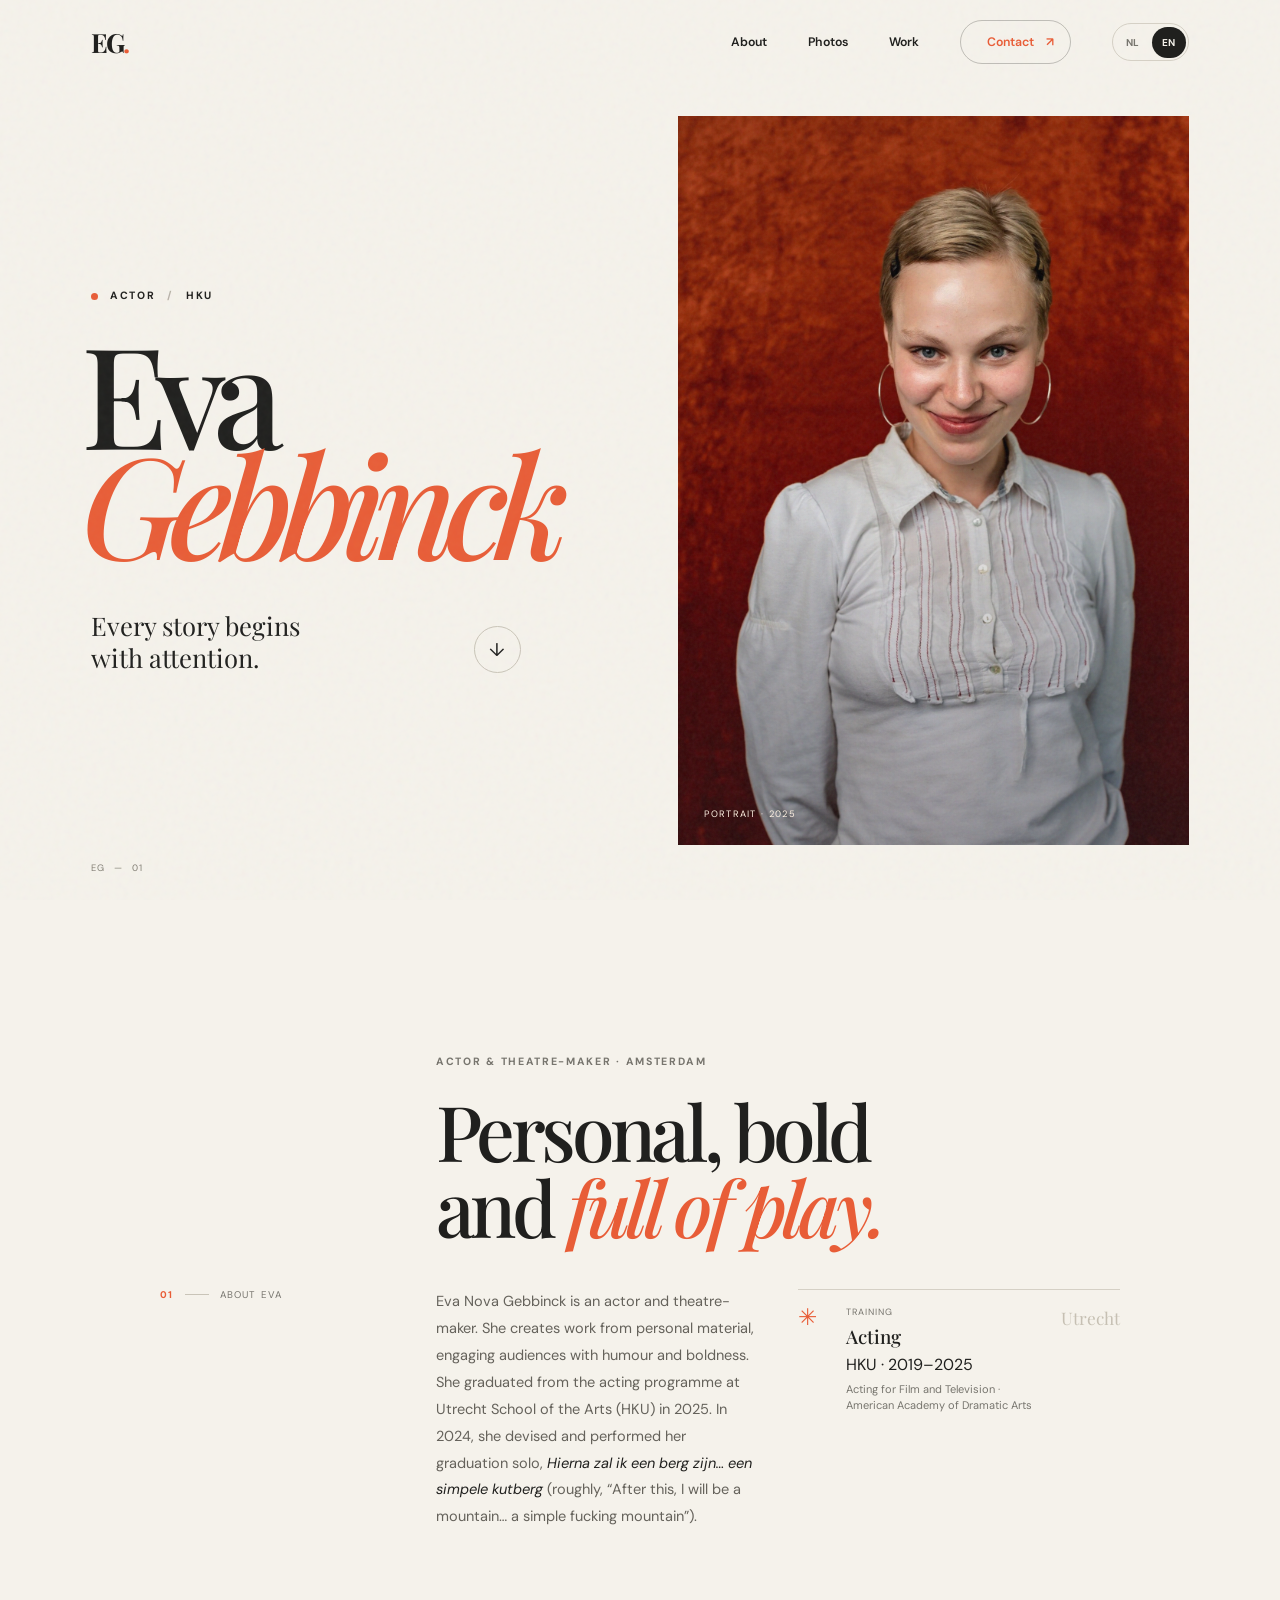
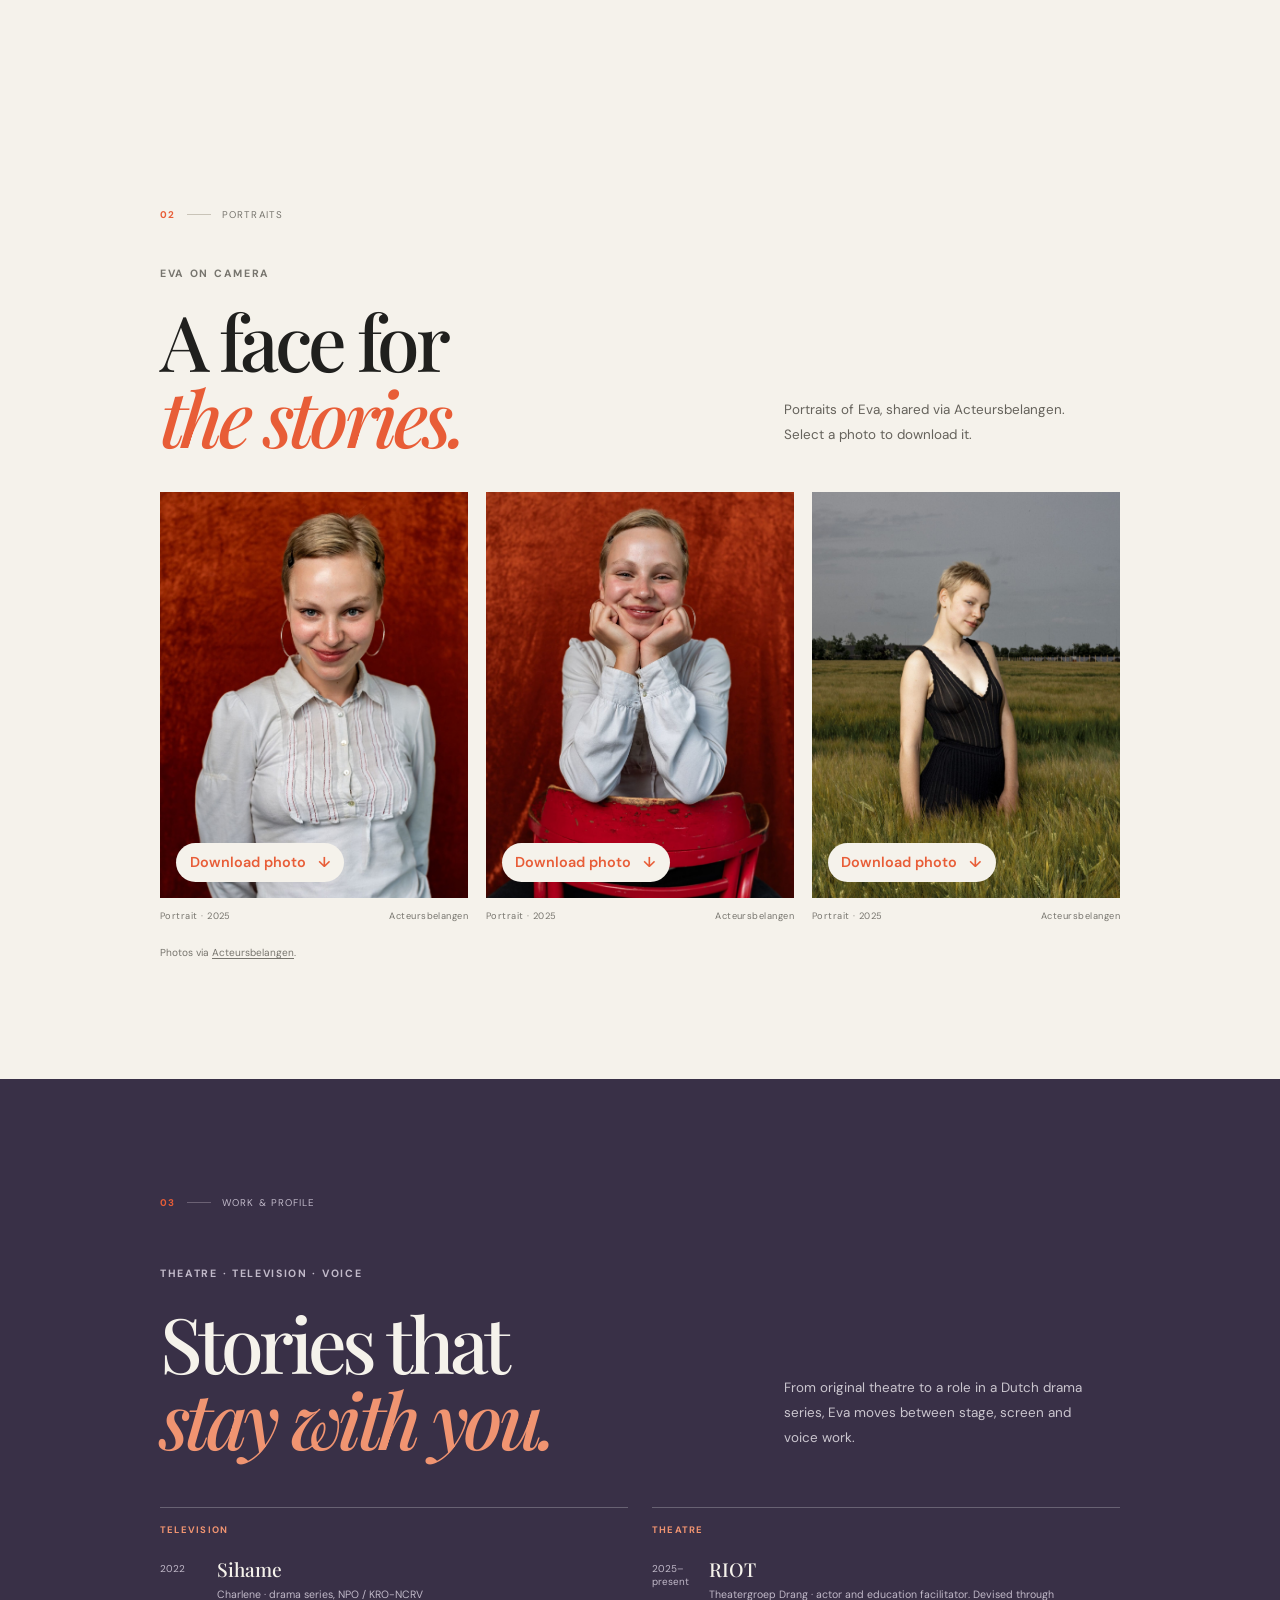
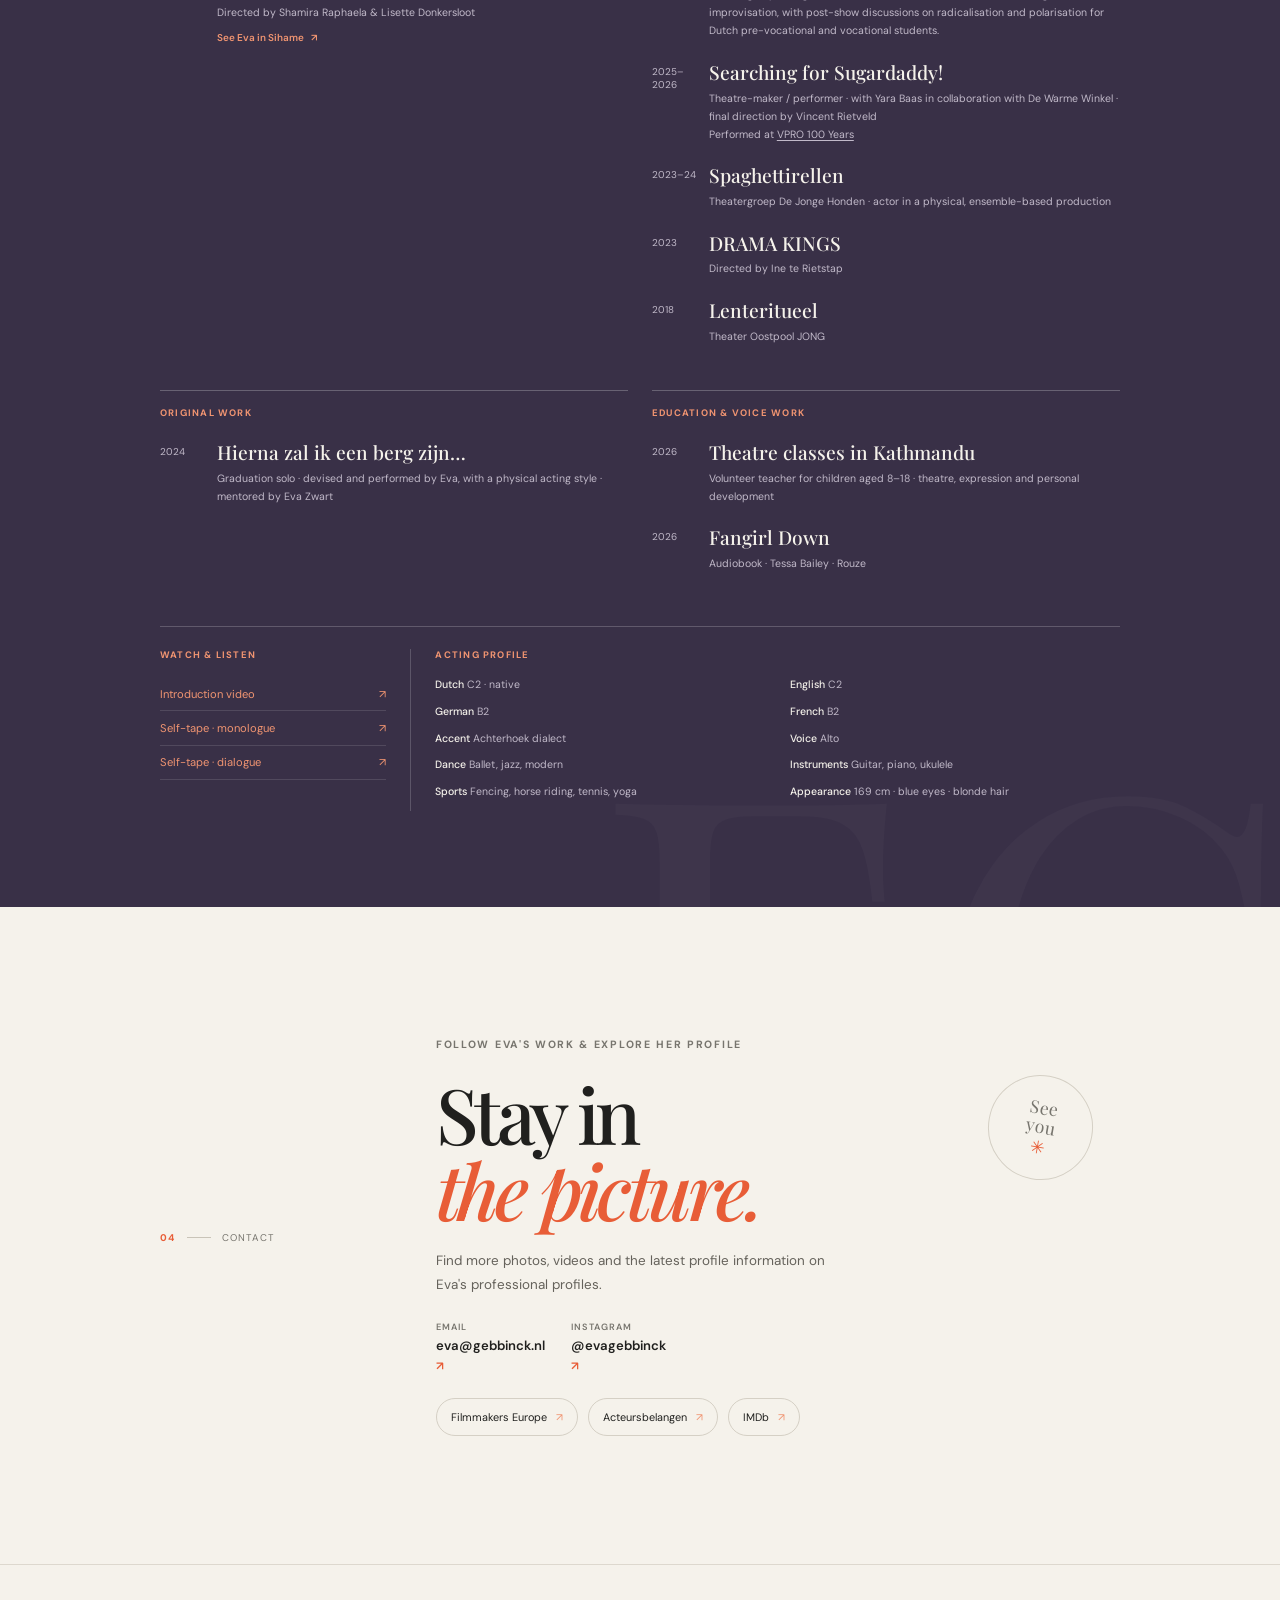
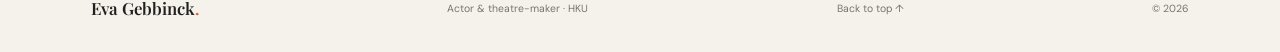
<file: index.html>
<!doctype html>
<html lang="nl">
  <head>
    <meta charset="utf-8">
    <meta name="viewport" content="width=device-width, initial-scale=1">
    <meta name="theme-color" content="#f5f2eb">
    <meta name="author" content="Eva Gebbinck">
    <meta name="robots" content="index, follow, max-image-preview:large">
    <meta name="description" content="Eva Gebbinck is een Nederlandse actrice en theatermaker uit Amsterdam. Ontdek haar werk op het podium, voor camera en stem." data-i18n-content="metaDescription">
    <title data-i18n="pageTitle">Eva Gebbinck | Actrice en theatermaker</title>
    <link rel="canonical" href="https://eva.gebbinck.nl/">
    <link rel="icon" type="image/svg+xml" href="/favicon.svg">
    <link rel="alternate" type="text/plain" href="/llms.txt" title="AI-readable site information">
    <link rel="preload" as="image" href="/assets/eva/eva-gebbinck-portret-2025-08-1.jpg" fetchpriority="high">
    <meta property="og:type" content="profile">
    <meta property="og:site_name" content="Eva Gebbinck">
    <meta property="og:url" content="https://eva.gebbinck.nl/">
    <meta property="og:title" content="Eva Gebbinck | Actrice en theatermaker">
    <meta property="og:description" content="Eva Gebbinck is een Nederlandse actrice en theatermaker uit Amsterdam. Ontdek haar werk op het podium, voor camera en stem.">
    <meta property="og:locale" content="nl_NL">
    <meta property="og:locale:alternate" content="en_US">
    <meta property="og:image" content="https://eva.gebbinck.nl/assets/social/eva-gebbinck-social.jpg">
    <meta property="og:image:secure_url" content="https://eva.gebbinck.nl/assets/social/eva-gebbinck-social.jpg">
    <meta property="og:image:type" content="image/jpeg">
    <meta property="og:image:width" content="1200">
    <meta property="og:image:height" content="630">
    <meta property="og:image:alt" content="Eva Gebbinck — actrice en theatermaker, met haar portret op de achtergrond.">
    <meta name="twitter:card" content="summary_large_image">
    <meta name="twitter:title" content="Eva Gebbinck | Actrice en theatermaker">
    <meta name="twitter:description" content="Eva Gebbinck is een Nederlandse actrice en theatermaker uit Amsterdam. Ontdek haar werk op het podium, voor camera en stem.">
    <meta name="twitter:image" content="https://eva.gebbinck.nl/assets/social/eva-gebbinck-social.jpg">
    <meta name="twitter:image:alt" content="Eva Gebbinck — actrice en theatermaker, met haar portret op de achtergrond.">
    <script type="application/ld+json">
      {
        "@context": "https://schema.org",
        "@graph": [
          {
            "@type": "WebSite",
            "@id": "https://eva.gebbinck.nl/#website",
            "url": "https://eva.gebbinck.nl/",
            "name": "Eva Gebbinck",
            "inLanguage": ["nl", "en"],
            "publisher": { "@id": "https://eva.gebbinck.nl/#eva" }
          },
          {
            "@type": "Person",
            "@id": "https://eva.gebbinck.nl/#eva",
            "name": "Eva Gebbinck",
            "alternateName": "Eva Nova Gebbinck",
            "url": "https://eva.gebbinck.nl/",
            "image": "https://eva.gebbinck.nl/assets/eva/eva-gebbinck-portret-2025-08-1.jpg",
            "jobTitle": "Actrice en theatermaker",
            "description": "Eva Gebbinck is een Nederlandse actrice en theatermaker uit Amsterdam. Ze studeerde in 2025 af aan de acteursopleiding van HKU University of the Arts Utrecht.",
            "email": "eva@gebbinck.nl",
            "knowsLanguage": ["Nederlands", "Engels", "Duits", "Frans"],
            "alumniOf": {
              "@type": "CollegeOrUniversity",
              "name": "HKU University of the Arts Utrecht",
              "url": "https://www.hku.nl/"
            },
            "sameAs": [
              "https://www.instagram.com/evagebbinck/",
              "https://www.filmmakers.eu/en/actors/eva-gebbinck",
              "https://www.acteursbelangen.nl/acteur/eva-gebbinck/",
              "https://www.imdb.com/name/nm13968518/"
            ]
          }
        ]
      }
    </script>
    <link rel="preconnect" href="https://fonts.googleapis.com">
    <link rel="preconnect" href="https://fonts.gstatic.com" crossorigin>
    <link href="https://fonts.googleapis.com/css2?family=DM+Sans:wght@400;500;600;700&family=Playfair+Display:ital,wght@0,500;0,600;0,700;1,500;1,600&display=swap" rel="stylesheet">
    <link rel="stylesheet" href="styles.css">
    <script src="script.js" defer></script>
  </head>
  <body>
    <a class="skip-link" href="#main-content" data-i18n="skipToContent">Ga naar de inhoud</a>
    <header class="site-header">
      <a class="wordmark" href="#home" aria-label="Eva Gebbinck, naar begin" data-i18n-aria-label="homeLabel">EG<span>.</span></a>
      <button class="menu-toggle" type="button" aria-expanded="false" aria-controls="site-nav">
        <span class="menu-toggle-label">Menu</span>
        <span class="menu-icon" aria-hidden="true"><i></i><i></i></span>
      </button>
      <nav class="site-nav" id="site-nav" aria-label="Hoofdnavigatie" data-i18n-aria-label="navigationLabel">
        <a href="#over" data-i18n="navAbout">Over Eva</a>
        <a href="#fotos" data-i18n="navPhotos">Foto's</a>
        <a href="#werk" data-i18n="navWork">Werk</a>
        <a class="nav-contact" href="#contact"><span data-i18n="navContact">Contact</span> <span aria-hidden="true">↗</span></a>
        <div class="language-switch" role="group" aria-label="Taal kiezen" data-i18n-aria-label="languageLabel">
          <button type="button" class="language-option" data-language-option="nl" aria-label="Schakel naar Nederlands" data-i18n-aria-label="switchDutch">NL</button>
          <button type="button" class="language-option" data-language-option="en" aria-label="Switch to English" data-i18n-aria-label="switchEnglish">EN</button>
        </div>
      </nav>
    </header>

    <main id="main-content" tabindex="-1">
      <section class="hero" id="home" aria-labelledby="hero-title">
        <div class="hero-grain" aria-hidden="true"></div>
        <div class="hero-copy">
          <p class="eyebrow"><span class="eyebrow-dot"></span> <span data-i18n="profession">Actrice</span> <span class="eyebrow-divider">/</span> HKU</p>
          <h1 id="hero-title">Eva<br><em>Gebbinck</em></h1>
          <div class="hero-bottom">
            <p class="hero-line" data-i18n-html="heroLine">Een verhaal begint<br>met aandacht.</p>
            <a class="round-link" href="#over" aria-label="Ontdek meer over Eva" data-i18n-aria-label="discoverEva">
              <span aria-hidden="true">↓</span>
            </a>
          </div>
        </div>
        <div class="hero-art" role="img" aria-label="Portret van Eva Gebbinck" data-i18n-aria-label="heroPhotoAlt">
          <img class="hero-photo" src="assets/eva/eva-gebbinck-portret-2025-08-1.jpg" alt="" width="1334" height="2000" fetchpriority="high" decoding="async">
          <span class="art-caption" data-i18n="heroPhotoCaption">Portret&nbsp; · &nbsp;2025</span>
        </div>
        <div class="hero-index" aria-hidden="true">EG&nbsp; — &nbsp;01</div>
      </section>

      <section class="intro section-wrap" id="over" aria-labelledby="intro-title">
        <div class="section-marker"><span>01</span><span class="marker-line"></span><span data-i18n="sectionAbout">Over Eva</span></div>
        <div class="intro-content">
          <p class="eyebrow" data-i18n="aboutEyebrow">Actrice & theatermaker · Amsterdam</p>
          <h2 id="intro-title" data-i18n-html="aboutHeading">Persoonlijk, brutaal<br>en <em>vol spelplezier.</em></h2>
          <div class="intro-detail">
            <p class="intro-text" data-i18n-html="bio">Eva Nova Gebbinck is actrice en theatermaker. Ze maakt werk vanuit persoonlijk materiaal en confronteert haar publiek op humoristische en brutale wijze. In 2025 studeerde ze af aan de acteursopleiding van de Hogeschool voor de Kunsten Utrecht. Haar afstudeervoorstelling <em>Hierna zal ik een berg zijn… een simpele kutberg</em> ontwikkelde en speelde ze in 2024.</p>
            <div class="education-card">
              <span class="education-icon" aria-hidden="true">✳</span>
              <div><span class="card-label" data-i18n="educationLabel">Opleiding</span><strong data-i18n="actorTraining">Acteursopleiding</strong><span>HKU · 2019–2025</span><span data-i18n="filmTraining">Acting for Film and Television · American Academy of Dramatic Arts</span></div>
              <span class="education-year" data-i18n="educationLocation">Utrecht</span>
            </div>
          </div>
        </div>
      </section>

      <section class="photo-section" id="fotos" aria-labelledby="photos-title">
        <div class="section-wrap">
          <div class="section-marker"><span>02</span><span class="marker-line"></span><span data-i18n="sectionPortraits">Portretten</span></div>
          <div class="photo-heading">
            <div><p class="eyebrow" data-i18n="photoEyebrow">Eva voor de camera</p><h2 id="photos-title" data-i18n-html="photoHeading">Een gezicht bij<br><em>de verhalen.</em></h2></div>
            <p class="photo-intro" data-i18n="photoIntro">Portretfoto's van Eva, gedeeld via Acteursbelangen. Klik op een foto om het beeld te downloaden.</p>
          </div>
          <div class="photo-grid">
            <figure class="photo-card">
              <a class="photo-frame" href="assets/eva/eva-gebbinck-portret-2025-08-1.jpg" download="eva-gebbinck-portret-2025-08-1.jpg" aria-label="Download portretfoto van Eva Gebbinck" data-i18n-aria-label="downloadPortrait">
                <img src="assets/eva/eva-gebbinck-portret-2025-08-1.jpg" alt="Portret van Eva Gebbinck tegen een rode achtergrond" data-i18n-alt="portraitRedAlt" width="1334" height="2000" loading="lazy" decoding="async">
                <span class="photo-download"><span data-i18n="downloadPhoto">Download foto</span> <span aria-hidden="true">↓</span></span>
              </a>
              <figcaption><span data-i18n="portrait2025">Portret · 2025</span><span>Acteursbelangen</span></figcaption>
            </figure>
            <figure class="photo-card">
              <a class="photo-frame" href="assets/eva/eva-gebbinck-portret-2025-08-2.jpg" download="eva-gebbinck-portret-2025-08-2.jpg" aria-label="Download portretfoto van Eva Gebbinck" data-i18n-aria-label="downloadPortrait">
                <img src="assets/eva/eva-gebbinck-portret-2025-08-2.jpg" alt="Portret van Eva Gebbinck, leunend op een rode stoel" data-i18n-alt="portraitChairAlt" width="1334" height="2000" loading="lazy" decoding="async">
                <span class="photo-download"><span data-i18n="downloadPhoto">Download foto</span> <span aria-hidden="true">↓</span></span>
              </a>
              <figcaption><span data-i18n="portrait2025">Portret · 2025</span><span>Acteursbelangen</span></figcaption>
            </figure>
            <figure class="photo-card">
              <a class="photo-frame" href="assets/eva/eva-gebbinck-portret-2025-06.jpg" download="eva-gebbinck-portret-2025-06.jpg" aria-label="Download portretfoto van Eva Gebbinck" data-i18n-aria-label="downloadPortrait">
                <img src="assets/eva/eva-gebbinck-portret-2025-06.jpg" alt="Portret van Eva Gebbinck buiten in een veld" data-i18n-alt="portraitFieldAlt" width="1545" height="2000" loading="lazy" decoding="async">
                <span class="photo-download"><span data-i18n="downloadPhoto">Download foto</span> <span aria-hidden="true">↓</span></span>
              </a>
              <figcaption><span data-i18n="portrait2025">Portret · 2025</span><span>Acteursbelangen</span></figcaption>
            </figure>
          </div>
          <p class="photo-credit"><span data-i18n="photoSource">Foto's afkomstig van</span> <a href="https://www.acteursbelangen.nl/acteur/eva-gebbinck/" target="_blank" rel="noopener noreferrer">Acteursbelangen</a>.</p>
        </div>
      </section>

      <section class="work-section" id="werk" aria-labelledby="work-title">
        <div class="section-wrap work-inner">
          <div class="section-marker section-marker-light"><span>03</span><span class="marker-line"></span><span data-i18n="sectionWork">Werk & profiel</span></div>
          <div class="work-heading">
            <div><p class="eyebrow" data-i18n="workEyebrow">Theater · televisie · stem</p><h2 id="work-title" data-i18n-html="workHeading">Werk dat<br><em>binnenkomt.</em></h2></div>
            <p class="work-intro" data-i18n="workIntro">Van eigenzinnig theater tot een rol in een Nederlandse dramaserie: Eva beweegt zich tussen podium, camera en stemwerk.</p>
          </div>
          <div class="credits-grid">
            <article class="credit-group">
              <span class="credit-label" data-i18n="television">Televisie</span>
              <div class="credit-item"><span class="credit-year">2022</span><div><h3>Sihame</h3><p data-i18n-html="sihameCredit">Charlene · dramaserie, NPO / KRO-NCRV<br>Regie: Shamira Raphaela &amp; Lisette Donkersloot</p><a class="credit-detail-link" href="sihame.html"><span data-i18n="sihameDetailsLink">Bekijk Eva in Sihame</span> <span aria-hidden="true">↗</span></a></div></div>
            </article>
            <article class="credit-group">
              <span class="credit-label" data-i18n="theatre">Theater</span>
              <div class="credit-item"><span class="credit-year" data-i18n="riotYears">2025–heden</span><div><h3>RIOT</h3><p data-i18n="riotCredit">Theatergroep Drang · acteur en educatief begeleider. Gemaakt vanuit improvisatie; met nagesprekken over radicalisering en polarisatie voor vmbo- en mbo-leerlingen.</p></div></div>
              <div class="credit-item"><span class="credit-year">2025–2026</span><div><h3>Searching for Sugardaddy!</h3><p data-i18n-html="sugarCredit">Theatermaker / performer · met Yara Baas i.s.m. De Warme Winkel · eindregie Vincent Rietveld<br>Gespeeld tijdens <a href="https://www.vpro.nl/evenementen/100-jaar-vpro-feest" target="_blank" rel="noopener noreferrer">100 jaar VPRO</a></p></div></div>
              <div class="credit-item"><span class="credit-year">2023–24</span><div><h3>Spaghettirellen</h3><p data-i18n="spaghettiCredit">Theatergroep De Jonge Honden · acteur in een fysieke, ensemblegerichte voorstelling</p></div></div>
              <div class="credit-item"><span class="credit-year">2023</span><div><h3>DRAMA KINGS</h3><p data-i18n="dramaKingsCredit">Regie: Ine te Rietstap</p></div></div>
              <div class="credit-item"><span class="credit-year">2018</span><div><h3>Lenteritueel</h3><p>Theater Oostpool JONG</p></div></div>
            </article>
            <article class="credit-group">
              <span class="credit-label" data-i18n="ownWork">Eigen werk</span>
              <div class="credit-item"><span class="credit-year">2024</span><div><h3>Hierna zal ik een berg zijn…</h3><p data-i18n="graduationCredit">Een simpele kutberg · afstudeersolo. Eigen concept en uitvoering, met een fysieke speelstijl · begeleiding Eva Zwart</p></div></div>
            </article>
            <article class="credit-group">
              <span class="credit-label" data-i18n="educationVoice">Educatie &amp; stemwerk</span>
              <div class="credit-item"><span class="credit-year">2026</span><div><h3 data-i18n="kathmanduTitle">Theaterlessen in Kathmandu</h3><p data-i18n="kathmanduCredit">Vrijwillig docent voor kinderen van 8–18 jaar · spel, expressie en persoonlijke ontwikkeling</p></div></div>
              <div class="credit-item"><span class="credit-year">2026</span><div><h3>Fangirl Down</h3><p data-i18n="fangirlCredit">Tessa Bailey · luisterboek, Rouze</p></div></div>
            </article>
          </div>
          <div class="profile-bottom">
            <div class="video-links">
              <span class="credit-label" data-i18n="watchListen">Bekijk &amp; beluister</span>
              <a href="https://www.youtube.com/watch?v=mn5EHYoe248" target="_blank" rel="noopener noreferrer"><span data-i18n="introVideo">Introductievideo</span> <span aria-hidden="true">↗</span></a>
              <a href="https://www.youtube.com/watch?v=ZCBhs35v_po" target="_blank" rel="noopener noreferrer"><span data-i18n="selfTapeMonologue">Selftape · monoloog</span> <span aria-hidden="true">↗</span></a>
              <a href="https://www.youtube.com/watch?v=2YCTXht6u44" target="_blank" rel="noopener noreferrer"><span data-i18n="selfTapeDialogue">Selftape · dialoog</span> <span aria-hidden="true">↗</span></a>
            </div>
            <div class="skills-panel">
              <span class="credit-label" data-i18n="actingProfile">Speelprofiel</span>
              <p><strong data-i18n="dutch">Nederlands</strong> C2 · <span data-i18n="nativeSpeaker">moedertaal</span></p>
              <p><strong data-i18n="english">Engels</strong> C2</p>
              <p><strong data-i18n="german">Duits</strong> B2</p>
              <p><strong data-i18n="french">Frans</strong> B2</p>
              <p><strong data-i18n="accents">Accenten</strong> <span data-i18n="achterhoeks">Achterhoeks</span></p>
              <p><strong data-i18n="singingVoice">Zangstem</strong> <span data-i18n="alto">Alt</span></p>
              <p><strong data-i18n="dance">Dans</strong> <span data-i18n="danceStyles">Ballet, jazz, modern</span></p>
              <p><strong data-i18n="instruments">Instrumenten</strong> <span data-i18n="instrumentList">Gitaar, piano, ukelele</span></p>
              <p><strong data-i18n="sports">Sport</strong> <span data-i18n="sportList">Schermen, paardrijden, tennis, yoga</span></p>
              <p><strong data-i18n="appearance">Kenmerken</strong> 169 cm · <span data-i18n="blueEyes">blauwe ogen</span> · <span data-i18n="blondHair">lichtblond haar</span></p>
            </div>
          </div>
        </div>
      </section>

      <section class="contact-section section-wrap" id="contact" aria-labelledby="contact-title">
        <div class="section-marker"><span>04</span><span class="marker-line"></span><span data-i18n="sectionContact">Contact</span></div>
        <div class="contact-content">
          <p class="eyebrow" data-i18n="contactEyebrow">Volg Eva's werk &amp; bekijk haar profiel</p>
          <h2 id="contact-title" data-i18n-html="contactHeading">Blijf in<br><em>beeld.</em></h2>
          <p class="contact-text" data-i18n="contactText">Meer foto's, video's en actuele profielinformatie vind je via Eva's professionele profielen.</p>
          <div class="contact-details">
            <a href="mailto:eva@gebbinck.nl"><span data-i18n="emailLabel">E-mail</span>eva@gebbinck.nl <span aria-hidden="true">↗</span></a>
            <a href="https://www.instagram.com/evagebbinck/" target="_blank" rel="noopener noreferrer"><span>Instagram</span>@evagebbinck <span aria-hidden="true">↗</span></a>
          </div>
          <div class="profile-links" aria-label="Externe profielen" data-i18n-aria-label="externalProfiles">
            <a href="https://www.filmmakers.eu/en/actors/eva-gebbinck" target="_blank" rel="noopener noreferrer">Filmmakers Europe <span aria-hidden="true">↗</span></a>
            <a href="https://www.acteursbelangen.nl/acteur/eva-gebbinck/" target="_blank" rel="noopener noreferrer">Acteursbelangen <span aria-hidden="true">↗</span></a>
            <a href="https://www.imdb.com/name/nm13968518/" target="_blank" rel="noopener noreferrer">IMDb <span aria-hidden="true">↗</span></a>
          </div>
          <span class="contact-stamp" aria-hidden="true" data-i18n-html="contactStamp">Tot<br>ziens <span>✳</span></span>
        </div>
      </section>
    </main>

    <footer class="site-footer">
      <a class="footer-name" href="#home">Eva Gebbinck<span>.</span></a>
      <span data-i18n="footerRole">Actrice &amp; theatermaker&nbsp; · &nbsp;HKU</span>
      <a class="back-top" href="#home" data-i18n="backToTop">Terug naar boven ↑</a>
      <span class="copyright">© <span id="year">2026</span></span>
    </footer>
  </body>
</html>
</file>
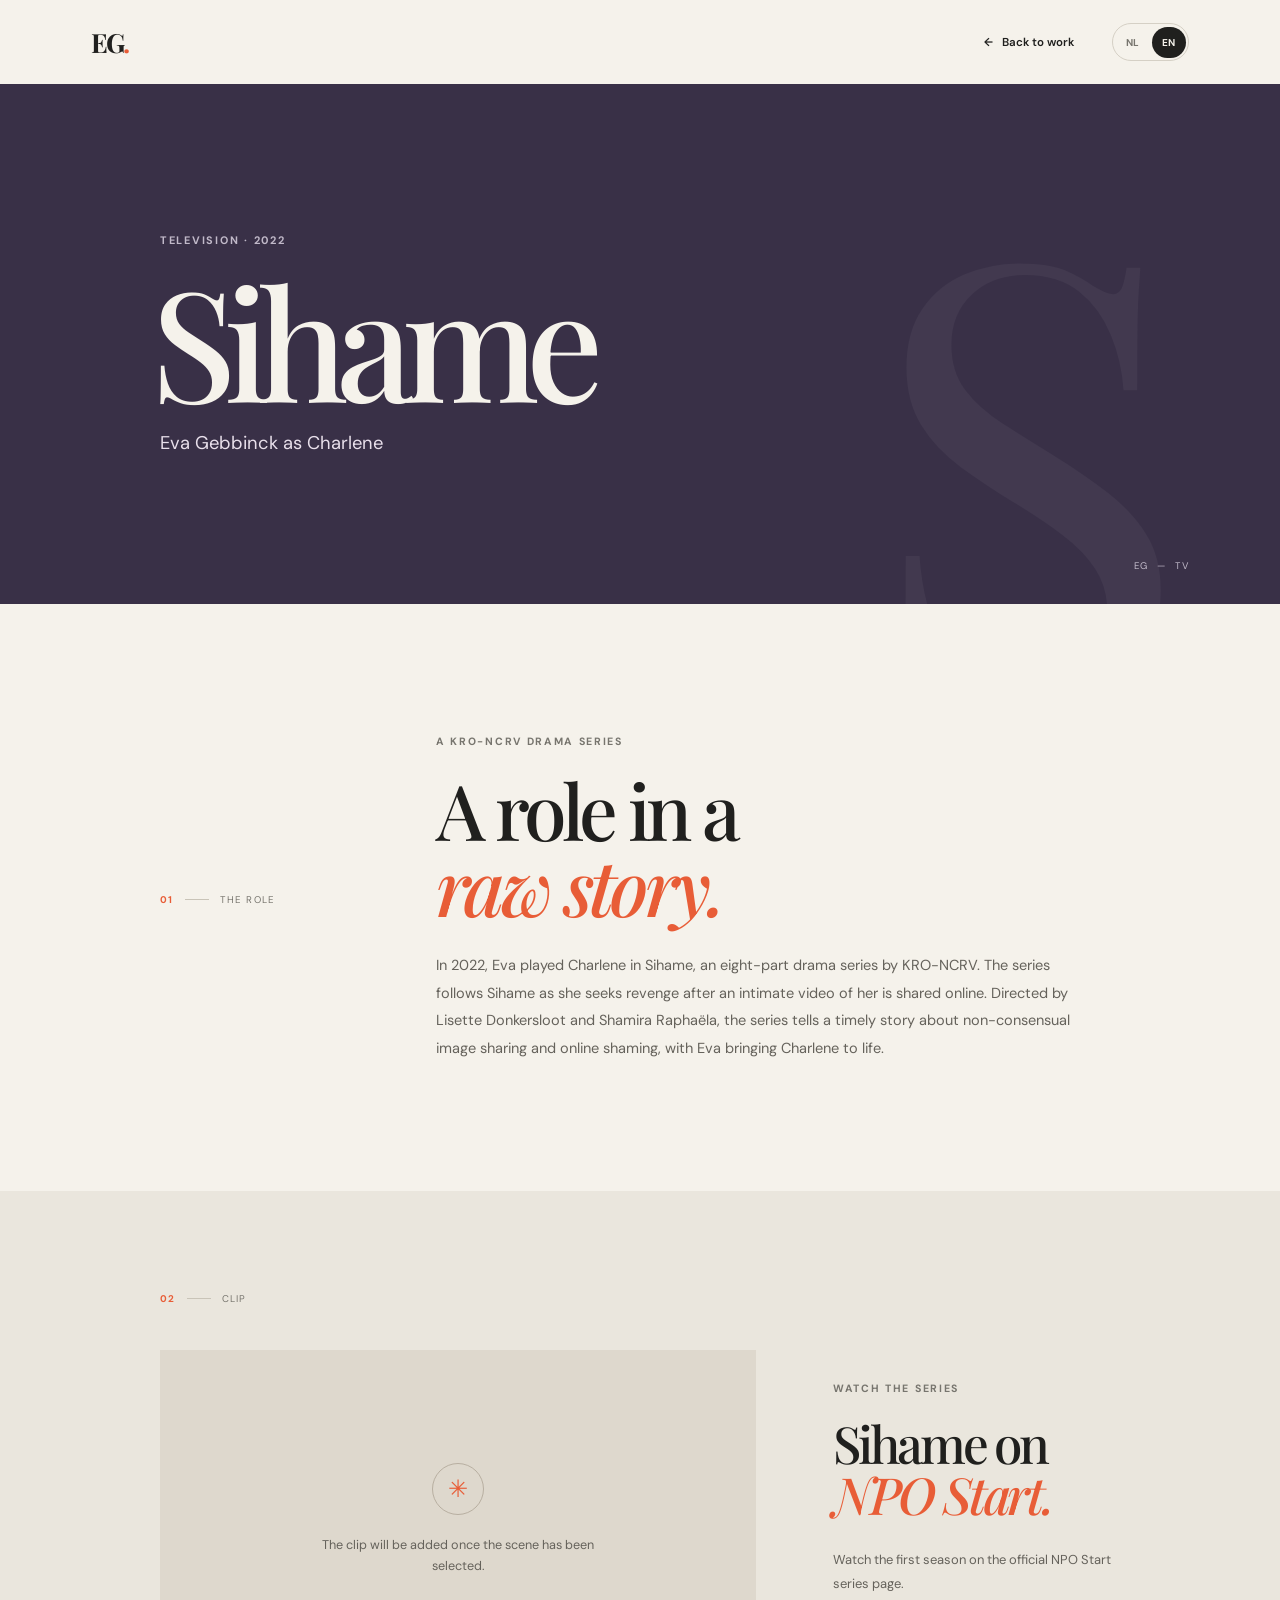
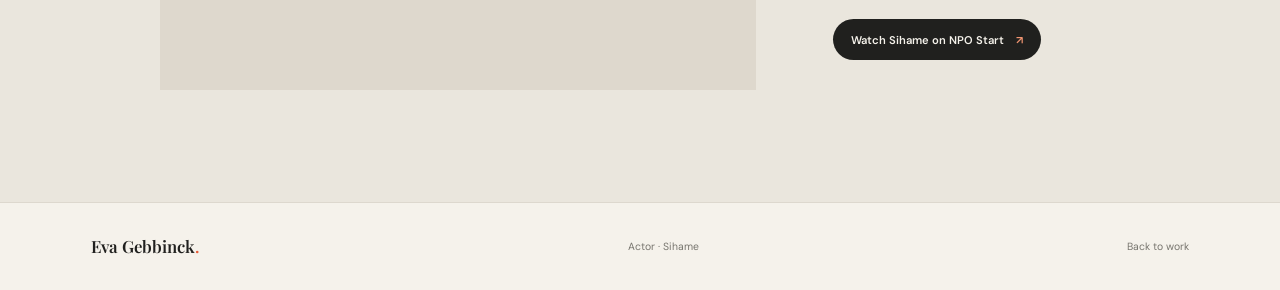
<file: sihame.html>
<!doctype html>
<html lang="nl">
  <head>
    <meta charset="utf-8">
    <meta name="viewport" content="width=device-width, initial-scale=1">
    <meta name="theme-color" content="#f5f2eb">
    <meta name="author" content="Eva Gebbinck">
    <meta name="robots" content="index, follow, max-image-preview:large">
    <meta name="description" content="Eva Gebbinck als Charlene in de KRO-NCRV-serie Sihame. Lees over haar rol en bekijk de officiële seriepagina op NPO Start." data-i18n-content="metaDescription">
    <title>Sihame — Eva Gebbinck</title>
    <link rel="canonical" href="https://eva.gebbinck.nl/sihame.html">
    <link rel="icon" type="image/svg+xml" href="/favicon.svg">
    <link rel="alternate" type="text/plain" href="/llms.txt" title="AI-readable site information">
    <meta property="og:type" content="article">
    <meta property="og:site_name" content="Eva Gebbinck">
    <meta property="og:url" content="https://eva.gebbinck.nl/sihame.html">
    <meta property="og:title" content="Eva Gebbinck als Charlene in Sihame">
    <meta property="og:description" content="Eva Gebbinck als Charlene in de KRO-NCRV-serie Sihame. Lees over haar rol en bekijk de officiële seriepagina op NPO Start.">
    <meta property="og:locale" content="nl_NL">
    <meta property="og:locale:alternate" content="en_US">
    <meta property="og:image" content="https://eva.gebbinck.nl/assets/social/eva-gebbinck-sihame-social.jpg">
    <meta property="og:image:secure_url" content="https://eva.gebbinck.nl/assets/social/eva-gebbinck-sihame-social.jpg">
    <meta property="og:image:type" content="image/jpeg">
    <meta property="og:image:width" content="1200">
    <meta property="og:image:height" content="630">
    <meta property="og:image:alt" content="Eva Gebbinck in een warm portret naast de titel Sihame en haar rol als Charlene.">
    <meta name="twitter:card" content="summary_large_image">
    <meta name="twitter:title" content="Eva Gebbinck als Charlene in Sihame">
    <meta name="twitter:description" content="Eva Gebbinck als Charlene in de KRO-NCRV-serie Sihame. Lees over haar rol en bekijk de officiële seriepagina op NPO Start.">
    <meta name="twitter:image" content="https://eva.gebbinck.nl/assets/social/eva-gebbinck-sihame-social.jpg">
    <meta name="twitter:image:alt" content="Eva Gebbinck in een warm portret naast de titel Sihame en haar rol als Charlene.">
    <script type="application/ld+json">
      {
        "@context": "https://schema.org",
        "@type": "WebPage",
        "@id": "https://eva.gebbinck.nl/sihame.html#webpage",
        "url": "https://eva.gebbinck.nl/sihame.html",
        "name": "Eva Gebbinck als Charlene in Sihame",
        "description": "Eva Gebbinck speelde Charlene in 2022 in Sihame, de achtdelige dramaserie van KRO-NCRV. Bekijk de serie op NPO Start.",
        "inLanguage": ["nl", "en"],
        "about": { "@id": "https://eva.gebbinck.nl/#eva" },
        "mainEntity": {
          "@type": "TVSeries",
          "name": "Sihame",
          "url": "https://npo.nl/start/serie/sihame/afleveringen/seizoen-1",
          "actor": {
            "@type": "Person",
            "@id": "https://eva.gebbinck.nl/#eva",
            "name": "Eva Gebbinck",
            "description": "Speelt Charlene in de serie."
          }
        }
      }
    </script>
    <link rel="preconnect" href="https://fonts.googleapis.com">
    <link rel="preconnect" href="https://fonts.gstatic.com" crossorigin>
    <link href="https://fonts.googleapis.com/css2?family=DM+Sans:wght@400;500;600;700&family=Playfair+Display:ital,wght@0,500;0,600;0,700;1,500;1,600&display=swap" rel="stylesheet">
    <link rel="stylesheet" href="styles.css">
    <link rel="stylesheet" href="sihame.css">
    <script src="sihame.js" defer></script>
  </head>
  <body class="sihame-page">
    <a class="skip-link" href="#main-content" data-i18n="skipToContent">Ga naar de inhoud</a>
    <header class="sihame-header">
      <a class="wordmark" href="index.html" aria-label="Eva Gebbinck, naar de hoofdpagina" data-i18n-aria-label="homeLabel">EG<span>.</span></a>
      <nav class="sihame-nav" aria-label="Paginanavigatie" data-i18n-aria-label="navigationLabel">
        <a class="return-link" href="index.html#werk"><span aria-hidden="true">←</span> <span data-i18n="backToWork">Terug naar werk</span></a>
        <div class="language-switch" role="group" aria-label="Taal kiezen" data-i18n-aria-label="languageLabel">
          <button type="button" class="language-option" data-language-option="nl" aria-label="Schakel naar Nederlands" data-i18n-aria-label="switchDutch">NL</button>
          <button type="button" class="language-option" data-language-option="en" aria-label="Switch to English" data-i18n-aria-label="switchEnglish">EN</button>
        </div>
      </nav>
    </header>

    <main id="main-content" tabindex="-1">
      <section class="sihame-hero" aria-labelledby="sihame-title">
        <div class="sihame-hero-copy">
          <p class="sihame-kicker" data-i18n="seriesKicker">Televisie · 2022</p>
          <h1 id="sihame-title">Sihame</h1>
          <p class="sihame-role" data-i18n="roleLine">Eva Gebbinck als Charlene</p>
        </div>
        <span class="sihame-hero-index" aria-hidden="true">EG&nbsp; — &nbsp;TV</span>
      </section>

      <section class="sihame-content section-wrap">
        <div class="section-marker"><span>01</span><span class="marker-line"></span><span data-i18n="sectionStory">De rol</span></div>
        <div class="sihame-story">
          <p class="eyebrow" data-i18n="storyEyebrow">Een dramaserie van KRO-NCRV</p>
          <h2 data-i18n-html="storyHeading">Een rol in een<br><em>rauw verhaal.</em></h2>
          <p class="sihame-description" data-i18n="storyDescription">In 2022 speelde Eva Charlene in de achtdelige dramaserie Sihame van KRO-NCRV. De serie volgt Sihame, die na het online verspreiden van een seksvideo op zoek gaat naar wraak. Onder regie van Lisette Donkersloot en Shamira Raphaëla brengt Eva Charlene tot leven in het actuele verhaal over exposing en online shaming.</p>
        </div>
      </section>

      <section class="sihame-clip-section" aria-labelledby="clip-title">
        <div class="section-wrap">
          <div class="section-marker"><span>02</span><span class="marker-line"></span><span data-i18n="sectionClip">Fragment</span></div>
          <div class="clip-layout">
            <div class="clip-placeholder">
              <span class="clip-placeholder-mark" aria-hidden="true">✳</span>
              <p data-i18n="clipPending">Het fragment wordt toegevoegd zodra de scène is gekozen.</p>
            </div>
            <div class="clip-copy">
              <p class="eyebrow" data-i18n="clipEyebrow">Bekijk de serie</p>
              <h2 id="clip-title" data-i18n-html="clipHeading">Sihame op<br><em>NPO Start.</em></h2>
              <p data-i18n="sourceDescription">Bekijk het eerste seizoen via de officiële seriepagina op NPO Start.</p>
              <a class="npo-link" href="https://npo.nl/start/serie/sihame/afleveringen/seizoen-1" target="_blank" rel="noopener noreferrer">
                <span data-i18n="npoLink">Bekijk Sihame op NPO Start</span><span aria-hidden="true">↗</span>
              </a>
            </div>
          </div>
        </div>
      </section>
    </main>

    <footer class="sihame-footer">
      <a class="footer-name" href="index.html">Eva Gebbinck<span>.</span></a>
      <span data-i18n="footerRole">Actrice · Sihame</span>
      <a href="index.html#werk" data-i18n="backToWork">Terug naar werk ↑</a>
    </footer>
  </body>
</html>
</file>
<file: styles.css>
:root {
  color-scheme: light;
  --paper: #f5f2eb;
  --ink: #20201e;
  --muted: #77756e;
  --orange: #e85d37;
  --purple: #393047;
  --serif: "Playfair Display", Georgia, serif;
  --sans: "DM Sans", Arial, sans-serif;
}

* { box-sizing: border-box; }
html { scroll-behavior: smooth; scroll-padding-top: 6rem; }
body { margin: 0; background: var(--paper); color: var(--ink); font-family: var(--sans); -webkit-font-smoothing: antialiased; }
a { color: inherit; text-decoration: none; }
button { font: inherit; }
::selection { color: white; background: var(--orange); }
:focus-visible { outline: 3px solid var(--orange); outline-offset: 3px; }
.skip-link { position: fixed; z-index: 20; top: 1rem; left: 1rem; transform: translateY(calc(-100% - 1.5rem)); border-radius: 2rem; padding: .8rem 1.1rem; background: var(--ink); color: var(--paper); font-size: .8rem; font-weight: 700; }
.skip-link:focus { transform: translateY(0); }

.site-header { height: 84px; padding: 0 7.1%; display: flex; justify-content: space-between; align-items: center; position: absolute; z-index: 5; top: 0; left: 0; width: 100%; }
.wordmark { font-family: var(--serif); font-size: 1.65rem; font-weight: 700; letter-spacing: -.08em; }
.wordmark span, .footer-name span { color: var(--orange); }
.site-nav { display: flex; align-items: center; gap: clamp(1.7rem, 3.2vw, 3.4rem); font-size: .77rem; font-weight: 600; }
.site-nav a { transition: color .2s ease; }
.site-nav a:hover, .back-top:hover { color: var(--orange); }
.site-nav .nav-contact { border: 1px solid rgba(32,32,30,.25); padding: .8rem 1.05rem; border-radius: 2rem; }
.nav-contact span { margin-left: .55rem; color: var(--orange); }
.language-switch { display: flex; align-items: center; gap: .1rem; border: 1px solid #d5d0c5; border-radius: 2rem; padding: .16rem; }
.language-option { min-width: 34px; min-height: 31px; border: 0; border-radius: 2rem; padding: 0 .45rem; color: var(--muted); background: transparent; font-size: .62rem; font-weight: 700; cursor: pointer; transition: background .2s ease, color .2s ease; }
.language-option[aria-pressed="true"] { color: var(--paper); background: var(--ink); }
.language-option:not([aria-pressed="true"]):hover { color: var(--ink); background: #e9e5dc; }
.menu-toggle { display: none; }

.hero { min-height: 790px; height: min(100svh, 960px); position: relative; overflow: hidden; display: grid; grid-template-columns: 52% 48%; padding: 84px 7.1% 55px; }
.hero-copy { position: relative; z-index: 2; display: flex; flex-direction: column; justify-content: center; padding: 3rem 0 1rem; }
.eyebrow { margin: 0; text-transform: uppercase; letter-spacing: .16em; font-size: .66rem; font-weight: 700; line-height: 1.6; }
.hero-copy > .eyebrow { display: flex; align-items: center; gap: .75rem; }
.eyebrow-dot { background: var(--orange); width: 7px; height: 7px; border-radius: 50%; display: inline-block; }
.eyebrow-divider { color: #b7b2a7; }
h1, h2, h3, p { margin-top: 0; }
.hero h1 { font-family: var(--serif); font-size: clamp(5.8rem, 11vw, 10.3rem); font-weight: 500; letter-spacing: -.085em; line-height: .78; margin: 2rem 0 3.3rem -.07em; }
.hero h1 em, h2 em { color: var(--orange); font-weight: 500; }
.hero-bottom { max-width: 430px; display: flex; align-items: end; justify-content: space-between; }
.hero-line { font-family: var(--serif); font-size: clamp(1.3rem, 2vw, 1.7rem); line-height: 1.25; margin: 0; }
.round-link { width: 47px; height: 47px; flex: 0 0 47px; border: 1px solid #c9c4b8; border-radius: 50%; display: grid; place-items: center; font-size: 1.15rem; transition: background .2s ease, color .2s ease, transform .2s ease; }
.round-link:hover { background: var(--ink); color: white; transform: translateY(3px); }
.hero-art { position: relative; align-self: stretch; margin: 2rem 0 0 1rem; overflow: hidden; background: #d3a28b; isolation: isolate; }
.hero-art::before { content: ""; position: absolute; z-index: 1; inset: 0; background: linear-gradient(160deg, rgba(33,24,36,.12), transparent 43%, rgba(32,23,27,.45)); }
.hero-art::after { content: ""; position: absolute; inset: 0; opacity: .13; z-index: 2; pointer-events: none; background-image: url("data:image/svg+xml,%3Csvg viewBox='0 0 180 180' xmlns='http://www.w3.org/2000/svg'%3E%3Cfilter id='n'%3E%3CfeTurbulence type='fractalNoise' baseFrequency='.9' numOctaves='3' stitchTiles='stitch'/%3E%3C/filter%3E%3Crect width='100%25' height='100%25' filter='url(%23n)' opacity='.5'/%3E%3C/svg%3E"); }
.hero-photo { position: absolute; inset: 0; width: 100%; height: 100%; object-fit: cover; object-position: center 26%; }
.art-caption { position: absolute; z-index: 3; color: #fff3e4; bottom: 1.55rem; left: 1.65rem; text-transform: uppercase; letter-spacing: .14em; font-size: .58rem; }
.hero-index { position: absolute; bottom: 1.65rem; left: 7.1%; color: #817d73; font-size: .58rem; letter-spacing: .14em; }
.hero-grain { position: absolute; inset: 0; pointer-events: none; opacity: .12; z-index: 3; background-image: url("data:image/svg+xml,%3Csvg viewBox='0 0 180 180' xmlns='http://www.w3.org/2000/svg'%3E%3Cfilter id='n'%3E%3CfeTurbulence type='fractalNoise' baseFrequency='.8' numOctaves='3' stitchTiles='stitch'/%3E%3C/filter%3E%3Crect width='100%25' height='100%25' filter='url(%23n)' opacity='.35'/%3E%3C/svg%3E"); }

.section-wrap { padding-left: 12.5%; padding-right: 12.5%; }
.intro { display: grid; grid-template-columns: 1fr 3fr; gap: 5%; padding-top: 9.5rem; padding-bottom: 10rem; }
.section-marker { display: flex; align-items: center; gap: .72rem; color: var(--muted); font-size: .61rem; text-transform: uppercase; letter-spacing: .11em; white-space: nowrap; padding-top: .32rem; }
.section-marker > span:first-child { color: var(--orange); font-weight: 700; }
.marker-line { width: 24px; height: 1px; background: #c9c4b8; }
.intro-content { max-width: 760px; }
.intro-content > .eyebrow, .work-heading .eyebrow, .contact-content > .eyebrow { color: var(--muted); margin: .15rem 0 1.3rem; }
h2 { font-family: var(--serif); font-size: clamp(3.2rem, 6vw, 5.7rem); font-weight: 500; letter-spacing: -.06em; line-height: .99; margin-bottom: 2rem; }
.intro-detail { display: grid; grid-template-columns: 1fr 1fr; gap: 2.5rem; align-items: start; margin-top: 2.8rem; }
.intro-text { max-width: 390px; color: #65625b; font-size: .91rem; line-height: 1.85; margin: 0; }
.intro-text em { color: var(--ink); }
.education-card { border-top: 1px solid #d5d0c5; padding-top: 1rem; display: grid; grid-template-columns: 35px 1fr auto; gap: .8rem; align-items: start; }
.education-icon { color: var(--orange); font-size: 1.45rem; line-height: 1; }
.education-card div { display: flex; flex-direction: column; gap: .35rem; }
.card-label { color: var(--muted); text-transform: uppercase; letter-spacing: .12em; font-size: .57rem; }
.education-card strong { font-family: var(--serif); font-size: 1.18rem; font-weight: 500; }
.education-card div > span:last-child { color: var(--muted); font-size: .69rem; line-height: 1.5; }
.education-year { color: #c6c0b3; font-family: var(--serif); font-size: 1.08rem; }

.photo-section { padding: 7rem 0 7.5rem; }
.photo-heading { display: grid; grid-template-columns: 1.1fr .7fr; align-items: end; gap: 10%; margin: 2.8rem 0 2.4rem; }
.photo-heading .eyebrow { color: var(--muted); margin-bottom: 1.15rem; }
.photo-heading h2 { margin: 0; }
.photo-intro { color: #65625b; font-size: .84rem; line-height: 1.85; max-width: 310px; margin: 0 0 .35rem; }
.photo-grid { display: grid; grid-template-columns: repeat(3, 1fr); gap: 1.1rem; }
.photo-card { margin: 0; }
.photo-frame { display: block; position: relative; overflow: hidden; aspect-ratio: .76; background: #e4dfd5; }
.photo-frame img { display: block; width: 100%; height: 100%; object-fit: cover; transition: transform .45s ease; }
.photo-frame:hover img { transform: scale(1.035); }
.photo-download { position: absolute; left: 1rem; bottom: 1rem; display: flex; align-items: center; gap: .75rem; background: var(--paper); color: var(--ink); padding: .65rem .85rem; border-radius: 2rem; font-size: .65rem; font-weight: 600; }
.photo-download span { color: var(--orange); font-size: .9rem; }
.photo-card figcaption { display: flex; justify-content: space-between; gap: .5rem; margin-top: .8rem; color: var(--muted); font-size: .58rem; letter-spacing: .05em; }
.photo-credit { margin: 1.5rem 0 0; color: var(--muted); font-size: .63rem; }
.photo-credit a { text-decoration: underline; text-underline-offset: .15em; }
.photo-credit a:hover { color: var(--orange); }

.work-section { background: var(--purple); color: #f5f2eb; padding: 7rem 0 6rem; position: relative; overflow: hidden; }
.work-section::after { content: "EG"; font-family: var(--serif); font-size: 34rem; line-height: 1; color: rgba(255,255,255,.025); position: absolute; right: -2%; bottom: -23%; pointer-events: none; }
.work-inner { position: relative; z-index: 1; }
.section-marker-light { color: #c1b9c9; }
.section-marker-light .marker-line { background: #6b6174; }
.work-heading { display: grid; grid-template-columns: 1.1fr .7fr; align-items: end; gap: 10%; margin: 3.4rem 0 3.2rem; }
.work-heading .eyebrow { color: #c1b9c9; }
.work-heading h2 { margin: 0; }
.work-heading h2 em { color: #f09471; }
.work-intro { color: #cbc6cf; font-size: .84rem; line-height: 1.85; max-width: 310px; margin: 0 0 .35rem; }
.credits-grid { display: grid; grid-template-columns: repeat(2, 1fr); gap: 1.5rem; }
.credit-group { border-top: 1px solid rgba(255,255,255,.24); padding-top: 1rem; }
.credit-label { display: block; color: #f09471; font-size: .59rem; text-transform: uppercase; letter-spacing: .13em; font-weight: 700; margin-bottom: 1.35rem; }
.credit-item { display: grid; grid-template-columns: 48px 1fr; gap: .55rem; margin-bottom: 1.3rem; }
.credit-year { color: #c1b9c9; font-size: .62rem; padding-top: .24rem; }
.credit-item h3 { font-family: var(--serif); font-weight: 500; font-size: 1.2rem; line-height: 1.2; margin: 0 0 .35rem; }
.credit-item p { color: #c1b9c9; font-size: .66rem; line-height: 1.7; margin: 0; }
.credit-item p a { text-decoration: underline; text-underline-offset: .15em; }
.credit-item p a:hover { color: #f09471; }
.credit-detail-link { display: inline-flex; align-items: center; gap: .45rem; margin-top: .55rem; color: #f09471; font-size: .62rem; font-weight: 600; }
.credit-detail-link:hover { color: #f5f2eb; }
.profile-bottom { display: grid; grid-template-columns: .9fr 2.45fr; gap: 1.5rem; margin-top: 2rem; padding-top: 1.4rem; border-top: 1px solid rgba(255,255,255,.2); }
.video-links { border-right: 1px solid rgba(255,255,255,.18); padding-right: 1.5rem; }
.video-links .credit-label, .skills-panel .credit-label { margin-bottom: 1rem; }
.video-links a { display: flex; justify-content: space-between; gap: .8rem; padding: .6rem 0; border-bottom: 1px solid rgba(255,255,255,.12); font-size: .7rem; }
.video-links a span, .profile-links a span { color: #f09471; }
.video-links a:hover, .profile-links a:hover { color: #f09471; }
.skills-panel { display: grid; grid-template-columns: repeat(2, 1fr); column-gap: 1.5rem; align-content: start; }
.skills-panel .credit-label { grid-column: 1 / -1; }
.skills-panel p { margin: 0 0 .65rem; color: #c1b9c9; font-size: .66rem; line-height: 1.55; }
.skills-panel strong { color: #f5f2eb; font-weight: 500; }

.contact-section { min-height: 500px; display: grid; grid-template-columns: 1fr 3fr; gap: 5%; padding-top: 8rem; padding-bottom: 8rem; position: relative; }
.contact-content { position: relative; }
.contact-content h2 { margin-bottom: 1.35rem; }
.contact-text { color: #65625b; max-width: 390px; font-size: .84rem; line-height: 1.8; }
.contact-details { display: flex; flex-wrap: wrap; gap: .7rem 1.6rem; margin-top: 1.5rem; }
.contact-details a { display: flex; flex-direction: column; gap: .25rem; font-size: .82rem; font-weight: 600; }
.contact-details a span:first-child { color: var(--muted); font-size: .57rem; text-transform: uppercase; letter-spacing: .12em; }
.contact-details a span:last-child { display: inline; color: var(--orange); font-size: .75rem; }
.contact-details a:hover { color: var(--orange); }
.profile-links { display: flex; flex-wrap: wrap; gap: .6rem; max-width: 560px; margin-top: 1.5rem; }
.profile-links a { border: 1px solid #d5d0c5; border-radius: 2rem; padding: .68rem .9rem; font-size: .68rem; transition: color .2s ease, border-color .2s ease; }
.profile-links a:hover { border-color: var(--orange); }
.profile-links a span { margin-left: .35rem; }
.contact-stamp { position: absolute; right: 4%; top: 10%; width: 105px; height: 105px; border: 1px solid #d5d0c5; border-radius: 50%; display: grid; place-content: center; text-align: center; transform: rotate(10deg); font-family: var(--serif); font-size: 1.1rem; line-height: 1.05; color: var(--muted); }
.contact-stamp span { color: var(--orange); font-size: 1.1rem; margin-top: .2rem; }
.site-footer { min-height: 88px; border-top: 1px solid #ddd8ce; padding: 1.2rem 7.1%; display: flex; align-items: center; justify-content: space-between; gap: 1rem; font-size: .65rem; color: var(--muted); }
.footer-name { color: var(--ink); font-family: var(--serif); font-weight: 600; font-size: 1.05rem; }
.back-top { transition: color .2s ease; }

@media (min-width: 1500px) {
  .hero { padding-left: max(7.1%, calc((100% - 1300px)/2)); padding-right: max(7.1%, calc((100% - 1300px)/2)); }
  .hero-index { left: max(7.1%, calc((100% - 1300px)/2)); }
  .site-header { padding-left: max(7.1%, calc((100% - 1300px)/2)); padding-right: max(7.1%, calc((100% - 1300px)/2)); }
  .section-wrap { padding-left: max(12.5%, calc((100% - 1080px)/2)); padding-right: max(12.5%, calc((100% - 1080px)/2)); }
}

@media (max-width: 900px) {
  .site-header { padding: 0 6%; }
  .hero { min-height: 700px; height: 95svh; grid-template-columns: 1fr .85fr; padding-left: 6%; padding-right: 6%; }
  .hero h1 { font-size: clamp(5rem, 12vw, 8rem); }
  .hero-index { left: 6%; }
  .section-wrap { padding-left: 8%; padding-right: 8%; }
  .intro, .contact-section { grid-template-columns: 1fr 2.3fr; }
  .intro-detail { gap: 1.5rem; }
  .photo-grid { gap: .7rem; }
  .photo-card figcaption { flex-direction: column; }
  .credits-grid { grid-template-columns: repeat(2, 1fr); }
}

@media (max-width: 640px) {
  html { scroll-padding-top: 4.5rem; }
  .site-header { height: 70px; padding: 0 6%; }
  .menu-toggle { display: flex; align-items: center; gap: .75rem; border: 0; background: transparent; padding: .7rem 0 .7rem .7rem; font-size: .7rem; cursor: pointer; }
  .menu-icon { display: grid; gap: 5px; width: 17px; }
  .menu-icon i { display: block; height: 1px; background: var(--ink); width: 100%; transition: transform .2s ease; }
  .menu-toggle[aria-expanded="true"] .menu-icon i:first-child { transform: translateY(3px) rotate(45deg); }
  .menu-toggle[aria-expanded="true"] .menu-icon i:last-child { transform: translateY(-3px) rotate(-45deg); }
  .site-nav { display: none; position: absolute; top: 62px; left: 5%; right: 5%; flex-direction: column; align-items: stretch; gap: 0; background: var(--paper); border: 1px solid #e1ddd4; padding: .6rem 1rem; box-shadow: 0 14px 28px rgba(32,32,30,.08); }
  .site-nav.is-open { display: flex; }
  .site-nav a { padding: .85rem .3rem; }
  .site-nav .nav-contact { border: 0; padding: .85rem .3rem; border-radius: 0; }
  .language-switch { align-self: flex-start; margin: .5rem .3rem; }
  .hero { display: flex; flex-direction: column; height: auto; min-height: 0; padding: 8.5rem 6% 3.5rem; }
  .hero-copy { padding: 0; }
  .hero h1 { font-size: clamp(5.1rem, 19vw, 7.3rem); margin: 1.8rem 0 2rem -.06em; }
  .hero-line { font-size: 1.25rem; }
  .round-link { width: 42px; height: 42px; flex-basis: 42px; }
  .hero-art { width: 100%; height: min(105vw, 450px); margin: 2.7rem 0 0; }
  .hero-index { display: none; }
  .section-wrap { padding-left: 7%; padding-right: 7%; }
  .intro, .contact-section { display: block; padding-top: 5.5rem; padding-bottom: 6rem; }
  .section-marker { margin-bottom: 2.6rem; }
  h2 { font-size: clamp(3.35rem, 13vw, 5rem); }
  .intro-detail { grid-template-columns: 1fr; gap: 2rem; margin-top: 2rem; }
  .intro-text { font-size: .86rem; }
  .work-section { padding: 5rem 0 4.5rem; }
  .work-heading { display: block; margin: 2.5rem 0 2.3rem; }
  .work-heading h2 { margin-bottom: 1.3rem; }
  .work-intro { max-width: 370px; }
  .photo-section { padding: 5rem 0; }
  .photo-heading { display: block; margin: 2.2rem 0; }
  .photo-heading h2 { margin-bottom: 1.2rem; }
  .photo-grid { grid-template-columns: 1fr; gap: 1.5rem; }
  .photo-card figcaption { flex-direction: row; }
  .credits-grid { grid-template-columns: 1fr; gap: 1.8rem; }
  .profile-bottom { grid-template-columns: 1fr; gap: 1.5rem; }
  .video-links { border-right: 0; border-bottom: 1px solid rgba(255,255,255,.18); padding: 0 0 1.3rem; }
  .skills-panel { grid-template-columns: 1fr; }
  .contact-content h2 { font-size: clamp(3.7rem, 14vw, 5rem); }
  .contact-stamp { width: 77px; height: 77px; top: 19%; right: 1%; font-size: .9rem; }
  .contact-text { max-width: 265px; }
  .site-footer { padding: 1.4rem 7%; display: grid; grid-template-columns: 1fr 1fr; row-gap: 1rem; }
  .site-footer > :nth-child(even) { text-align: right; }
}

@media (prefers-reduced-motion: reduce) {
  *, *::before, *::after { scroll-behavior: auto !important; transition-duration: .01ms !important; }
}
</file>
<file: sihame.css>
.sihame-page { min-height: 100vh; }
.sihame-header { min-height: 84px; padding: 0 7.1%; display: flex; justify-content: space-between; align-items: center; gap: 1.5rem; background: var(--paper); }
.sihame-nav { display: flex; align-items: center; gap: clamp(1.2rem, 3vw, 2.5rem); }
.return-link { display: inline-flex; align-items: center; gap: .55rem; font-size: .72rem; font-weight: 600; }
.return-link:hover, .sihame-footer > a:last-of-type:hover { color: var(--orange); }
.sihame-hero { min-height: 520px; position: relative; overflow: hidden; display: flex; align-items: center; padding: 5rem 12.5%; background: var(--purple); color: var(--paper); }
.sihame-hero::after { content: "S"; position: absolute; right: 7%; bottom: -5.2rem; color: rgba(255,255,255,.045); font-family: var(--serif); font-size: clamp(26rem, 47vw, 44rem); line-height: .8; pointer-events: none; }
.sihame-hero-copy { position: relative; z-index: 1; }
.sihame-kicker { margin: 0 0 1.5rem; color: #c1b9c9; font-size: .68rem; font-weight: 700; letter-spacing: .16em; text-transform: uppercase; }
.sihame-hero h1 { margin: 0 0 1.3rem -.06em; font-family: var(--serif); font-size: clamp(5.5rem, 12vw, 10rem); font-weight: 500; letter-spacing: -.08em; line-height: .9; }
.sihame-role { margin: 0; color: #e8dfeb; font-size: clamp(.9rem, 1.5vw, 1.15rem); }
.sihame-hero-index { position: absolute; right: 7.1%; bottom: 2rem; color: #c1b9c9; font-size: .6rem; letter-spacing: .14em; }
.sihame-content { display: grid; grid-template-columns: 1fr 3fr; gap: 5%; padding-top: 8rem; padding-bottom: 8rem; }
.sihame-story { max-width: 760px; }
.sihame-story > .eyebrow, .clip-copy > .eyebrow { color: var(--muted); margin: .15rem 0 1.25rem; }
.sihame-story h2, .clip-copy h2 { margin-bottom: 1.8rem; }
.sihame-description { max-width: 650px; color: #65625b; font-size: .91rem; line-height: 1.9; margin: 0; }
.sihame-clip-section { padding: 6rem 0 7rem; background: #eae6dd; }
.clip-layout { display: grid; grid-template-columns: 1.35fr .65fr; gap: 8%; align-items: center; margin-top: 2.8rem; }
.clip-placeholder { min-height: 340px; padding: 2rem; display: flex; flex-direction: column; justify-content: center; align-items: center; gap: 1.2rem; background: #ded8cd; text-align: center; }
.clip-placeholder-mark { width: 52px; height: 52px; display: grid; place-items: center; border: 1px solid #b8afa1; border-radius: 50%; color: var(--orange); font-size: 1.5rem; }
.clip-placeholder p { max-width: 280px; margin: 0; color: #65625b; font-size: .79rem; line-height: 1.7; }
.clip-copy h2 { font-size: clamp(2.7rem, 4vw, 4rem); }
.clip-copy h2 em { color: var(--orange); }
.clip-copy > p:not(.eyebrow) { color: #65625b; font-size: .81rem; line-height: 1.8; }
.npo-link { display: inline-flex; align-items: center; gap: .8rem; margin-top: .7rem; padding: .85rem 1.1rem; border-radius: 2rem; background: var(--ink); color: var(--paper); font-size: .7rem; font-weight: 600; transition: background .2s ease; }
.npo-link span:last-child { color: #f09471; }
.npo-link:hover { background: var(--purple); }
.sihame-footer { min-height: 88px; border-top: 1px solid #ddd8ce; padding: 1.2rem 7.1%; display: flex; align-items: center; justify-content: space-between; gap: 1rem; color: var(--muted); font-size: .65rem; }
.sihame-footer > a:last-of-type { transition: color .2s ease; }

@media (max-width: 900px) {
  .sihame-header { padding: 0 6%; }
  .sihame-hero { padding-left: 8%; padding-right: 8%; }
  .sihame-content { grid-template-columns: 1fr 2.3fr; padding-top: 6rem; padding-bottom: 6rem; }
  .clip-layout { gap: 5%; }
}

@media (max-width: 640px) {
  .sihame-header { min-height: 72px; padding: 0 6%; }
  .sihame-nav { gap: .85rem; }
  .return-link { font-size: .63rem; }
  .language-option { min-width: 31px; }
  .sihame-hero { min-height: 410px; padding: 4rem 7%; }
  .sihame-hero h1 { font-size: clamp(5.1rem, 20vw, 7rem); }
  .sihame-hero-index { right: 7%; bottom: 1.5rem; }
  .sihame-content { display: block; padding-top: 5rem; padding-bottom: 5rem; }
  .sihame-content .section-marker, .sihame-clip-section .section-marker { margin-bottom: 2rem; }
  .sihame-story h2 { font-size: clamp(3rem, 12vw, 4.5rem); }
  .sihame-description { font-size: .86rem; }
  .sihame-clip-section { padding: 4.5rem 0 5rem; }
  .clip-layout { grid-template-columns: 1fr; gap: 2.2rem; margin-top: 2rem; }
  .clip-placeholder { min-height: 220px; }
  .clip-copy h2 { font-size: clamp(3rem, 12vw, 4rem); }
  .sihame-footer { padding: 1.4rem 7%; flex-wrap: wrap; }
}
</file>
